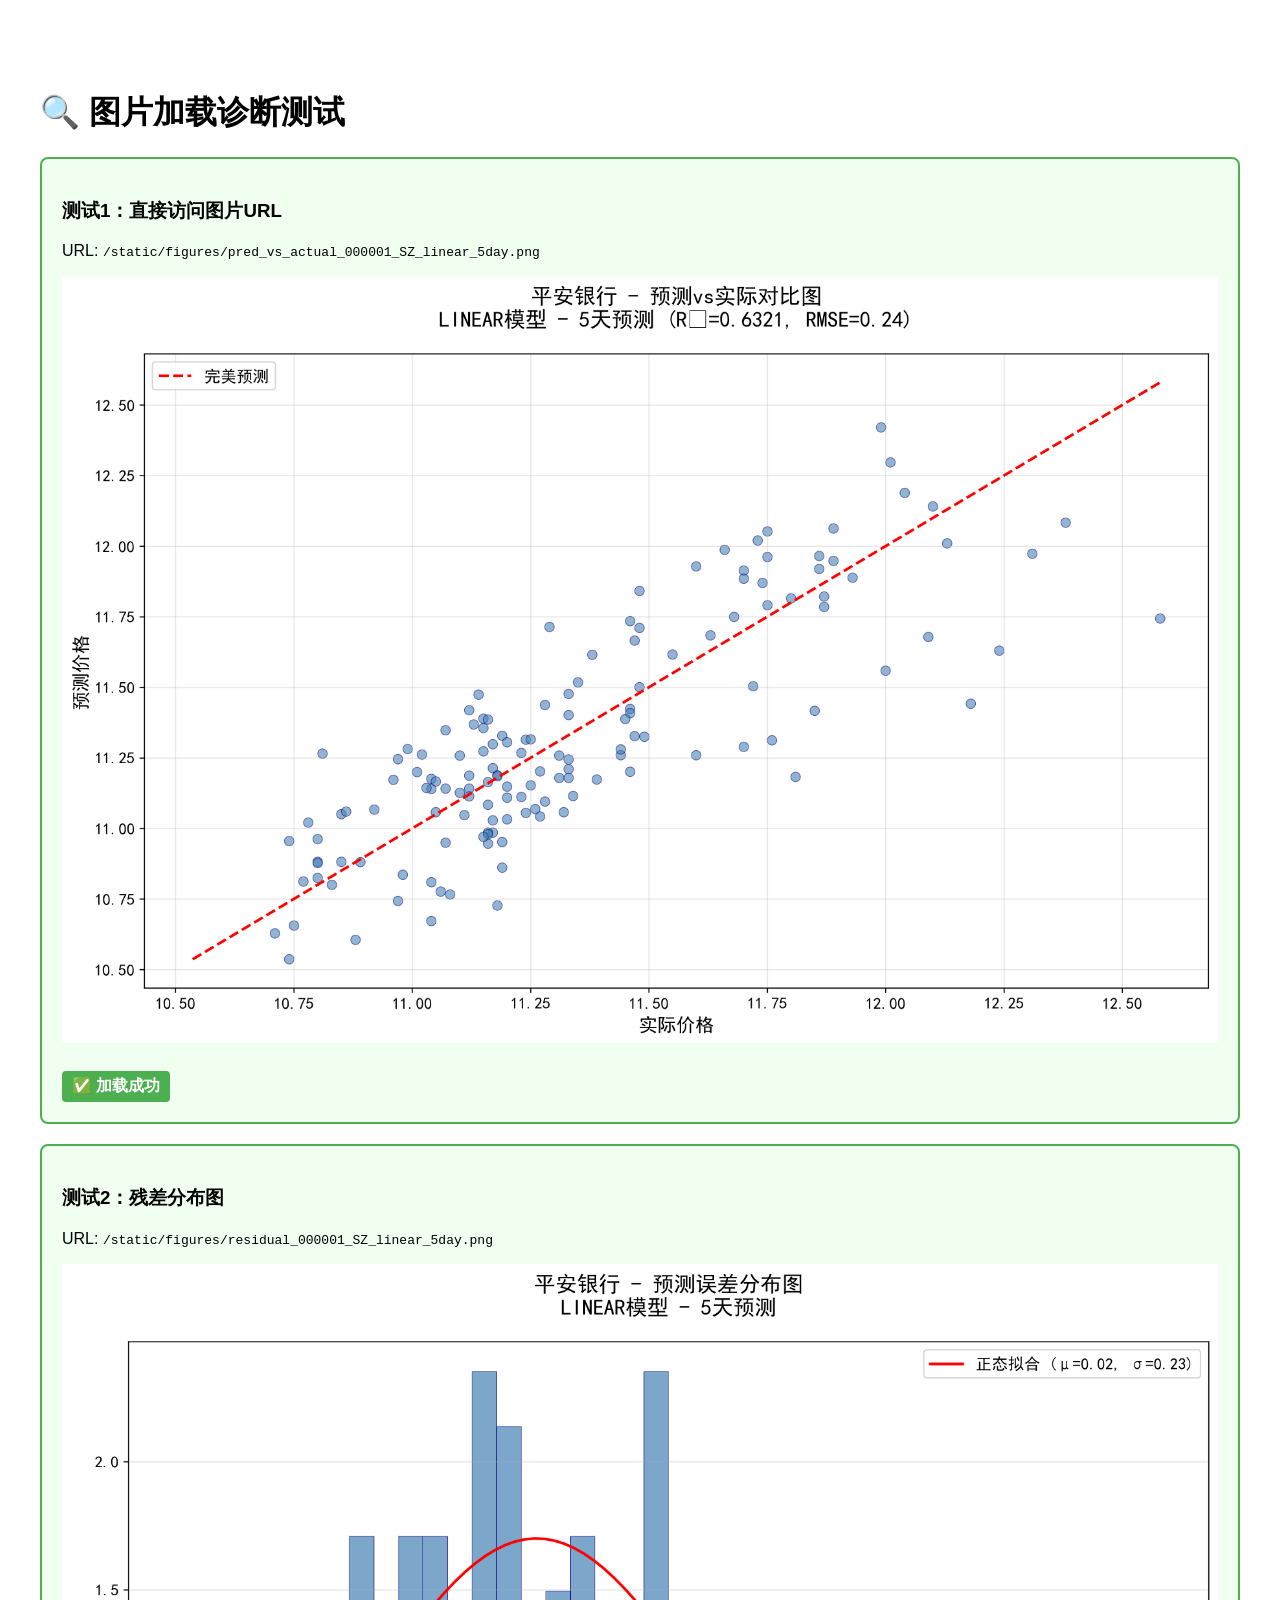
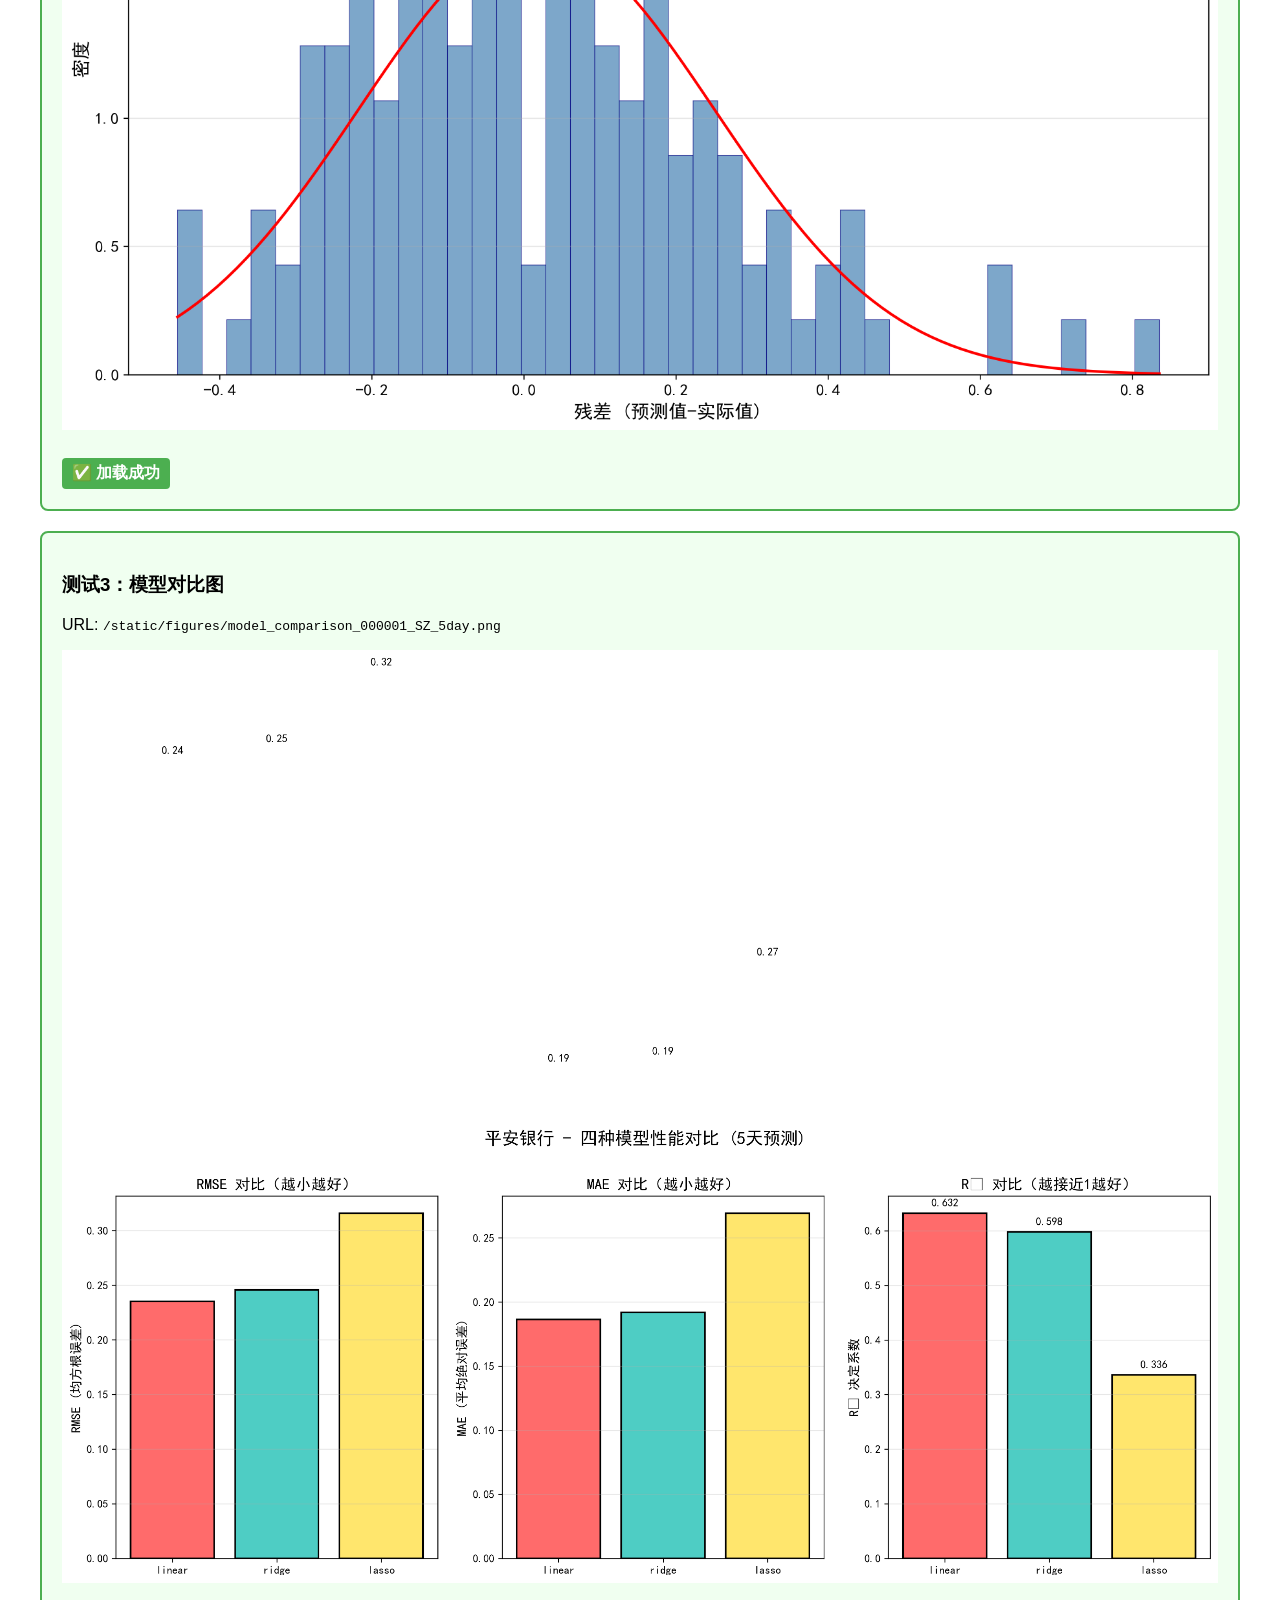
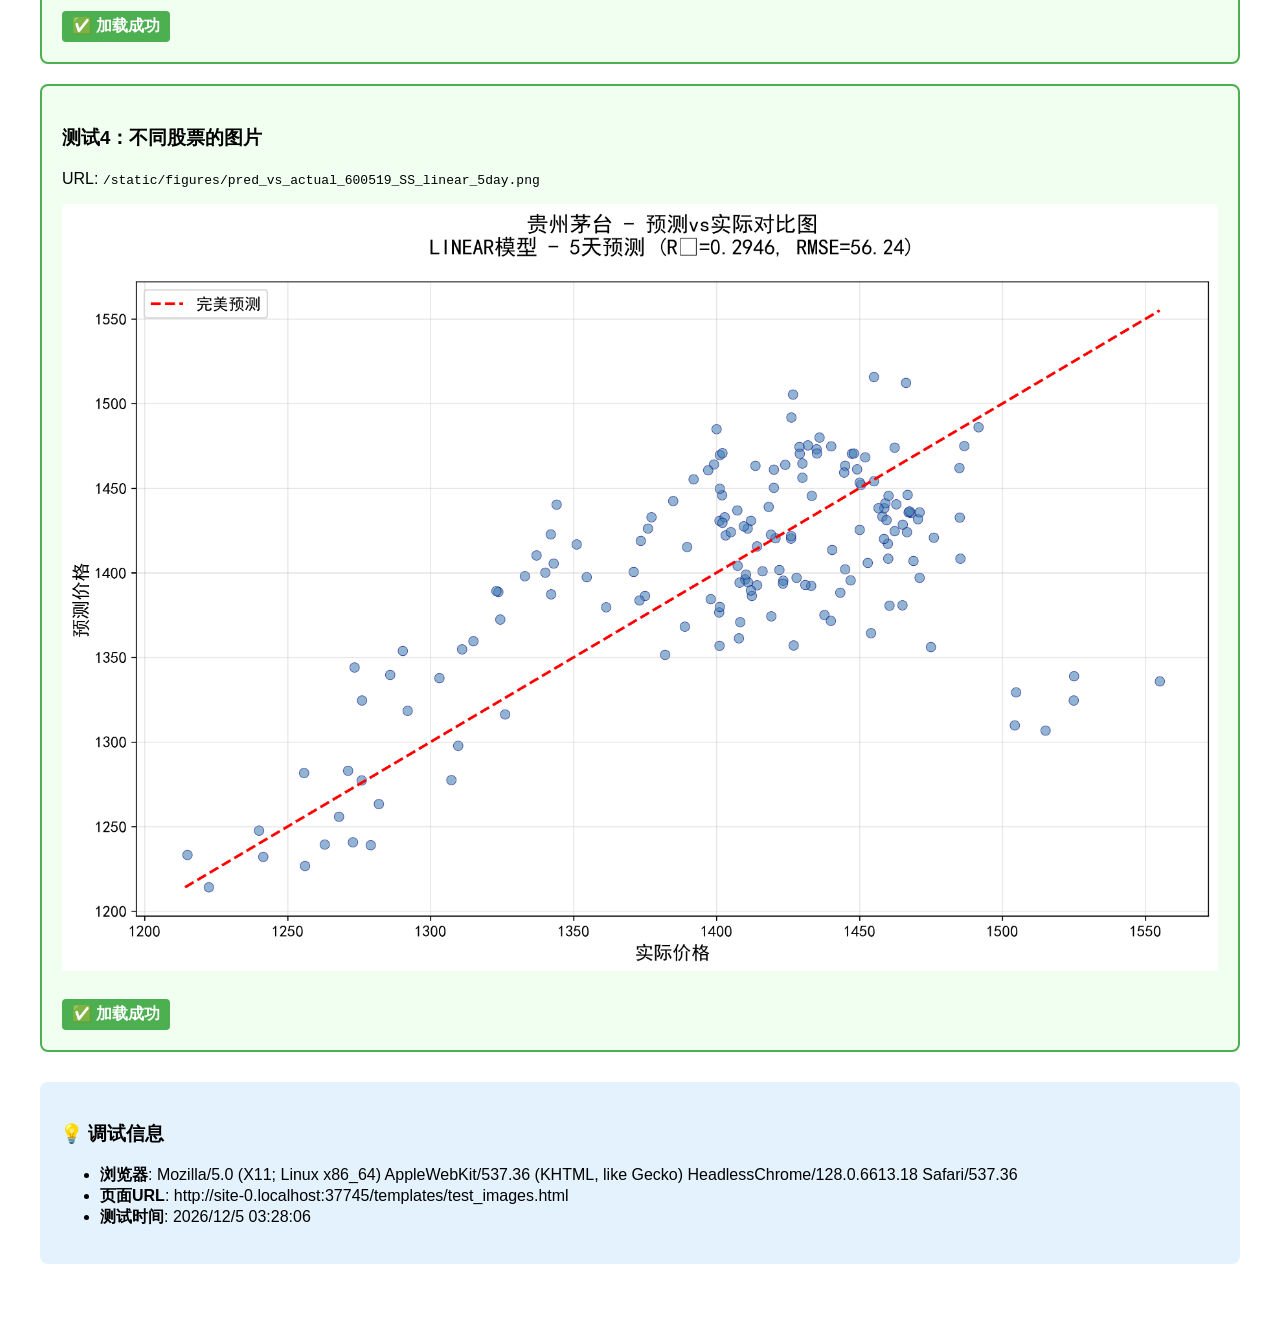
<file: templates/test_images.html>
<!DOCTYPE html>
<html lang="zh-CN">
<head>
    <meta charset="UTF-8">
    <meta name="viewport" content="width=device-width, initial-scale=1.0">
    <title>图片加载测试</title>
    <style>
        body {
            font-family: Arial, sans-serif;
            max-width: 1200px;
            margin: 50px auto;
            padding: 20px;
        }
        .test-item {
            margin: 20px 0;
            padding: 20px;
            border: 2px solid #ddd;
            border-radius: 8px;
        }
        .test-item.success {
            border-color: #4CAF50;
            background-color: #f0fff0;
        }
        .test-item.error {
            border-color: #f44336;
            background-color: #fff0f0;
        }
        img {
            max-width: 100%;
            height: auto;
            display: block;
            margin: 10px 0;
        }
        .status {
            font-weight: bold;
            padding: 5px 10px;
            border-radius: 4px;
            display: inline-block;
        }
        .status.ok {
            background-color: #4CAF50;
            color: white;
        }
        .status.fail {
            background-color: #f44336;
            color: white;
        }
    </style>
</head>
<body>
    <h1>🔍 图片加载诊断测试</h1>
    
    <div class="test-item">
        <h3>测试1：直接访问图片URL</h3>
        <p>URL: <code>/static/figures/pred_vs_actual_000001_SZ_linear_5day.png</code></p>
        <img src="/static/figures/pred_vs_actual_000001_SZ_linear_5day.png" 
             alt="预测vs实际图"
             onload="this.parentElement.classList.add('success'); document.getElementById('status1').textContent='✅ 加载成功'; document.getElementById('status1').className='status ok';"
             onerror="this.parentElement.classList.add('error'); document.getElementById('status1').textContent='❌ 加载失败'; document.getElementById('status1').className='status fail';">
        <br>
        <span id="status1" class="status">加载中...</span>
    </div>

    <div class="test-item">
        <h3>测试2：残差分布图</h3>
        <p>URL: <code>/static/figures/residual_000001_SZ_linear_5day.png</code></p>
        <img src="/static/figures/residual_000001_SZ_linear_5day.png" 
             alt="残差分布图"
             onload="this.parentElement.classList.add('success'); document.getElementById('status2').textContent='✅ 加载成功'; document.getElementById('status2').className='status ok';"
             onerror="this.parentElement.classList.add('error'); document.getElementById('status2').textContent='❌ 加载失败'; document.getElementById('status2').className='status fail';">
        <br>
        <span id="status2" class="status">加载中...</span>
    </div>

    <div class="test-item">
        <h3>测试3：模型对比图</h3>
        <p>URL: <code>/static/figures/model_comparison_000001_SZ_5day.png</code></p>
        <img src="/static/figures/model_comparison_000001_SZ_5day.png" 
             alt="模型对比图"
             onload="this.parentElement.classList.add('success'); document.getElementById('status3').textContent='✅ 加载成功'; document.getElementById('status3').className='status ok';"
             onerror="this.parentElement.classList.add('error'); document.getElementById('status3').textContent=' 加载失败'; document.getElementById('status3').className='status fail';">
        <br>
        <span id="status3" class="status">加载中...</span>
    </div>

    <div class="test-item">
        <h3>测试4：不同股票的图片</h3>
        <p>URL: <code>/static/figures/pred_vs_actual_600519_SS_linear_5day.png</code></p>
        <img src="/static/figures/pred_vs_actual_600519_SS_linear_5day.png" 
             alt="贵州茅台预测图"
             onload="this.parentElement.classList.add('success'); document.getElementById('status4').textContent='✅ 加载成功'; document.getElementById('status4').className='status ok';"
             onerror="this.parentElement.classList.add('error'); document.getElementById('status4').textContent=' 加载失败'; document.getElementById('status4').className='status fail';">
        <br>
        <span id="status4" class="status">加载中...</span>
    </div>

    <div style="margin-top: 30px; padding: 20px; background-color: #e3f2fd; border-radius: 8px;">
        <h3>💡 调试信息</h3>
        <ul>
            <li><strong>浏览器</strong>: <span id="browser-info"></span></li>
            <li><strong>页面URL</strong>: <span id="page-url"></span></li>
            <li><strong>测试时间</strong>: <span id="test-time"></span></li>
        </ul>
    </div>

    <script>
        // 显示浏览器信息
        document.getElementById('browser-info').textContent = navigator.userAgent;
        document.getElementById('page-url').textContent = window.location.href;
        document.getElementById('test-time').textContent = new Date().toLocaleString('zh-CN');

        // 自动刷新页面（每5秒）
        setTimeout(() => {
            console.log('页面已加载，检查图片状态...');
            
            // 检查所有图片
            const images = document.querySelectorAll('img');
            let successCount = 0;
            let failCount = 0;
            
            images.forEach((img, index) => {
                if (img.complete && img.naturalHeight > 0) {
                    successCount++;
                    console.log(`图片 ${index + 1}: ✅ 加载成功 (${img.naturalWidth}x${img.naturalHeight})`);
                } else {
                    failCount++;
                    console.log(`图片 ${index + 1}: ❌ 加载失败`);
                }
            });
            
            console.log(`\n总计: ${successCount} 成功, ${failCount} 失败`);
            
            if (failCount === 0) {
                console.log('\n🎉 所有图片加载成功！');
            } else {
                console.log('\n⚠️ 部分图片加载失败，请检查：');
                console.log('1. 浏览器控制台是否有错误信息');
                console.log('2. 网络面板中图片请求的状态码');
                console.log('3. 尝试硬刷新页面 (Ctrl+Shift+R)');
            }
        }, 1000);
    </script>
</body>
</html>
</file>
